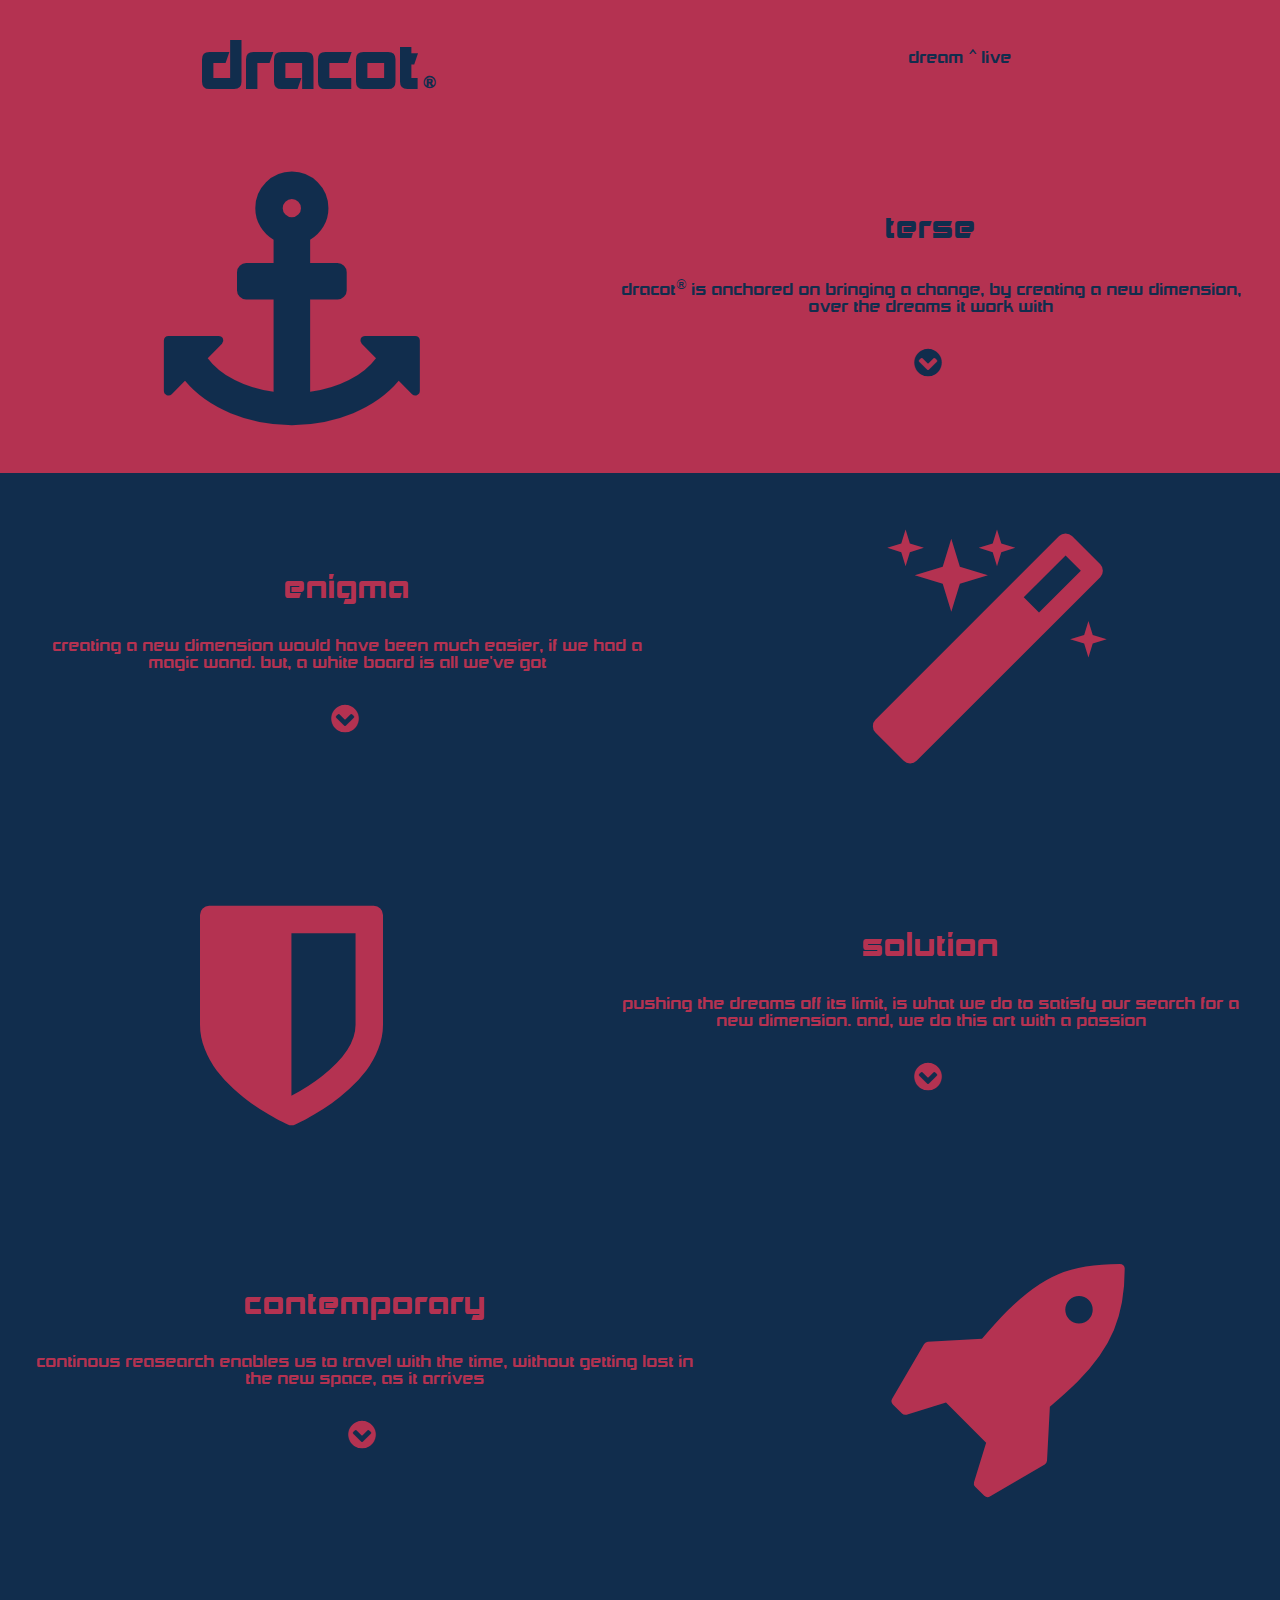
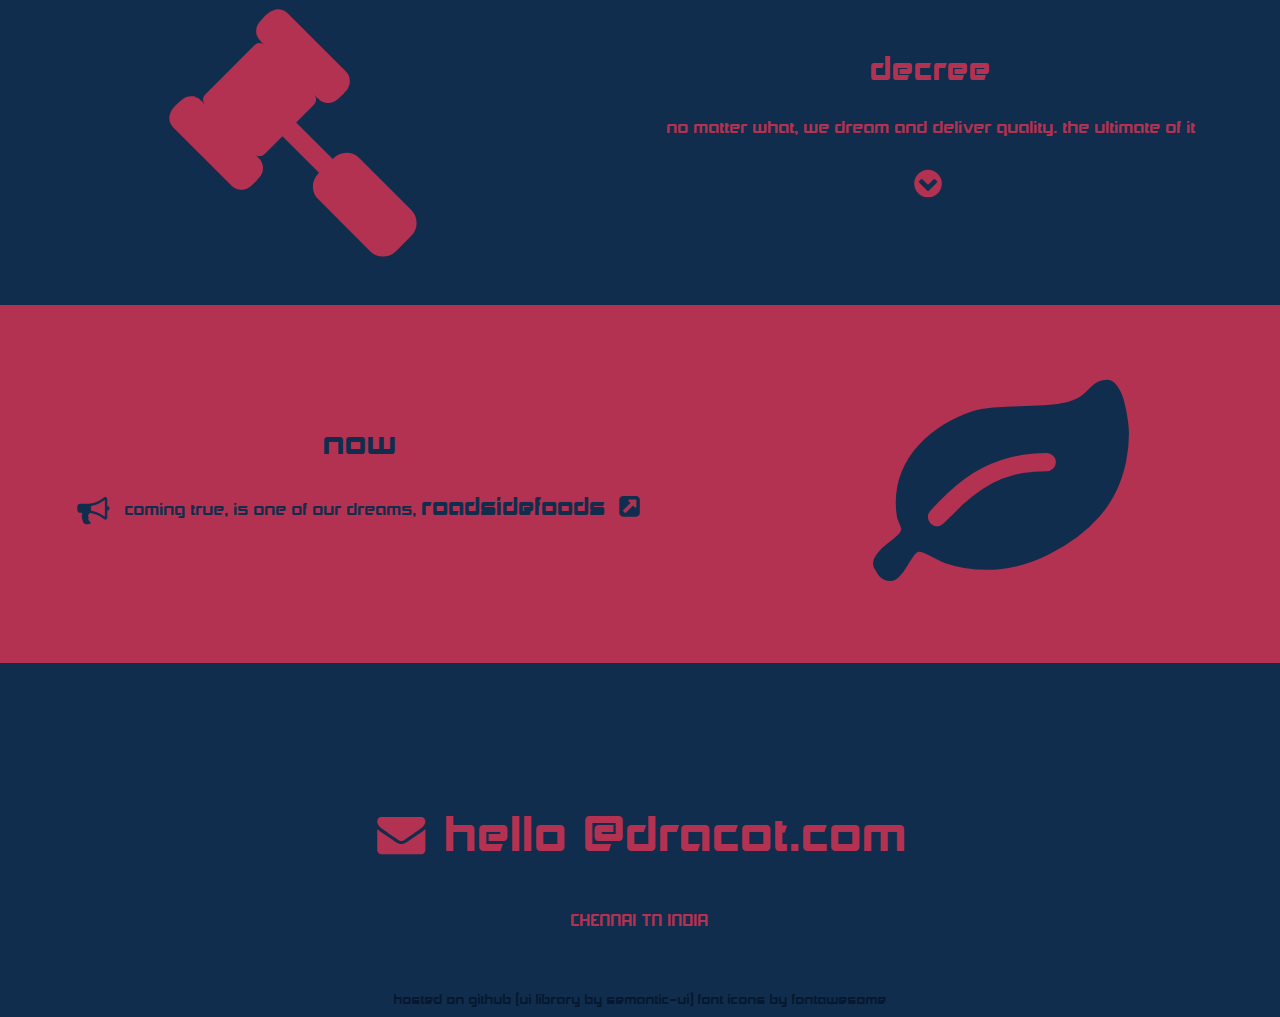
<file: index.html>
<!DOCTYPE html>
<html lang="en">
<head>
<meta charset="utf-8">
<title>Dracot</title>
<meta name="viewport" content="width=device-width, initial-scale=1.0, user-scalable=no">
<link rel="stylesheet" type="text/css" href="css/semantic.min.css"/>
<link rel="stylesheet" type="text/css" href="css/main.css"/>
<link rel="shortcut icon" href="favicon.png" type="image/png" />
<script>
  (function(i,s,o,g,r,a,m){i['GoogleAnalyticsObject']=r;i[r]=i[r]||function(){
  (i[r].q=i[r].q||[]).push(arguments)},i[r].l=1*new Date();a=s.createElement(o),
  m=s.getElementsByTagName(o)[0];a.async=1;a.src=g;m.parentNode.insertBefore(a,m)
  })(window,document,'script','//www.google-analytics.com/analytics.js','ga');

  ga('create', 'UA-55885972-1', 'auto');
  ga('send', 'pageview');

</script>
</head>
<body>
<table id="borderless" class="ui four column compact basic table" >
	<tbody>
	<tr>
		<td id="name">dracot<font size="3rem">&#174;</font></td>
		<td id="caption">dream ^ live</td>
	</tr>
	</tbody>
</table>
<table id="borderless" class="ui table">
	<tbody>
	<tr>
		<td id="icon-container" class="one wide"><i class="massive anchor icon" id="icon"></i></td>
		<td class="two wide" id="text-container-right">
			<div id="section-title">terse</div>
			<div class="ui segment">
				dracot<sup>&#174;</sup> is anchored on bringing a change, by creating a new dimension, over the dreams it work with</div>
			<a href="#challenge"><i class="big arrow sign down icon"></i></a></td>
	</tr>
	</tbody>
</table>
<div id="challenge"></div>
<table id="borderless" showon="desktop" class="ui table" shade="blue" >
	<tbody>
	<tr>
		<td class="two wide" id="text-container-left">
			<div id="section-title">enigma</div>
			<div class="ui segment"> 
				creating a new dimension would have been much easier, if we had a magic wand. but, a white board is all we've got</div>
			<a href="#answer"><i class="big arrow sign down icon"></i></a></td> 
		<td id="icon-container" class="one wide"><i class="massive magic icon" id="icon"></i></td> 
	</tr> 
	</tbody>
</table>
<table id="borderless" showon="handheld" class="ui table" shade="blue">
	<tbody>
	<tr>
		<td id="icon-container" class="one wide"><i class="massive magic icon" id="icon"></i></td>
		<td class="two wide" id="text-container-left">
			<div id="section-title">enigma</div>
			<div class="ui segment">
				creating a new dimension would have been much easier, if we had a magic wand. but, a white board is all we've got</div>
			<a href="#answer"><i class="big arrow sign down icon"></i></a></td>
	</tr>
	</tbody>
</table>
<div id="answer"></div>
<table id="borderless" class="ui table" shade="blue">
	<tbody>
	<tr>
		<td id="icon-container" class="one wide"><i class="massive shield icon" id="icon"></i></td>
		<td class="two wide" id="text-container-right">
			<div id="section-title">solution</div>
			<div class="ui segment" >
				pushing the dreams off its limit, is what we do to satisfy our search for a new dimension. and, we do this art with a passion</div>
			<a href="#innovation"><i class="big arrow sign down icon"></i></a></td>
	</tr>
	</tbody>
</table>
<div id="innovation"></div>
<table id="borderless" showon="desktop" class="ui table" shade="blue">
	<tbody>
	<tr>
		<td class="two wide" id="text-container-left">
			<div id="section-title">contemporary</div>
			<div class="ui segment" >
				continous reasearch enables us to travel with the time, without getting lost in the new space, as it arrives</div>
			<a href="#focus"><i class="big arrow sign down icon"></i></a></td>
		<td id="icon-container" class="one wide"><i class="massive rocket icon" id="icon"></i></td>
	</tr>
	</tbody>
</table>
<table id="borderless" showon="handheld" class="ui table" shade="blue">
	<tbody>
	<tr>
		<td id="icon-container" class="one wide"><i class="massive rocket icon" id="icon"></i></td>
		<td class="two wide" id="text-container-left">
			<div id="section-title">contemporary</div>
			<div class="ui segment" >
				continous reasearch enables us to travel with the time, without getting lost in the new space, as it arrives</div>
			<a href="#focus"><i class="big arrow sign down icon"></i></a></td>
	</tr>
	</tbody>
</table>
<div id="focus"></div>
<table id="borderless" class="ui table" shade="blue">
	<tbody>
	<tr>
		<td id="icon-container" class="one wide"><i class="massive legal icon" id="icon"></i></td>
		<td class="two wide" id="text-container-right">
			<div id="section-title">decree</div>
			<div class="ui segment" >
				no matter what, we dream and deliver quality. the ultimate of it</div>
			<a href="#roadsidefoods"><i class="big arrow sign down icon"></i></a></td>
	</tr>
	</tbody>
</table>
<div id="roadsidefoods"></div>
<table id="borderless" showon="desktop" class="ui table">
	<tbody>
	<tr>
		<td class="two wide" id="text-container-left">
			<div id="section-title">now</div>
			<div class="ui segment" ><i class="big bullhorn icon"></i>
				coming true, is one of our dreams, 
				<a href="http://roadsidefoods.com" style="font-size: 1.5em">roadsidefoods </font>
				<i class="external url sign icon"></i></a></div>
		</td>
		<td id="icon-container" class="one wide"><i class="massive leaf icon" id="icon"></i></td>
	</tr>
	</tbody>
</table>
<table id="borderless" showon="handheld" class="ui table">
	<tbody>
	<tr>
		<td id="icon-container" class="one wide"><i class="massive leaf icon" id="icon"></i></td>
		<td class="two wide" id="text-container-left">
			<div id="section-title">now</div>
			<div class="ui segment" ><i class="big bullhorn icon"></i>
				coming true, is one of our dreams, 
				<a href="http://roadsidefoods.com" style="font-size: 1.2em">roadsidefoods </font>
				<i class="external url sign icon"></i></a></div>
		</td>
	</tr>
	</tbody>
</table>
<table id="borderless" class="ui table" shade="blue">
	<tbody>
	<tr>
		<td style="padding-top:100px"></td>
	</tr>
	</tbody>
</table>
<table id="borderless" class="ui two column basic table" shade="blue">
	<tbody>
	<tr>
		<td id="email" colspan="2"><a href="mailto:hello@dracot.com"><i class="mail icon" id="icon"></i> hello @dracot.com</a></td>
	</tr>
	<tr>
		<td colspan="2">CHENNAI TN INDIA</td>
	</tr>
	<tr>
		<td id="tools" colspan="2">hosted on <a target="_blank" href="http://github.com">github</i></a> 
			[ui library by <a target="_blank" href="http://semantic-ui.com">semantic-ui</a>] 
			font icons by <a target="_blank" href="http://fontawesome.io">fontawesome</a>
			</td>
	</tr>
	</tbody>
</table>
</body>	
</html>
</file>
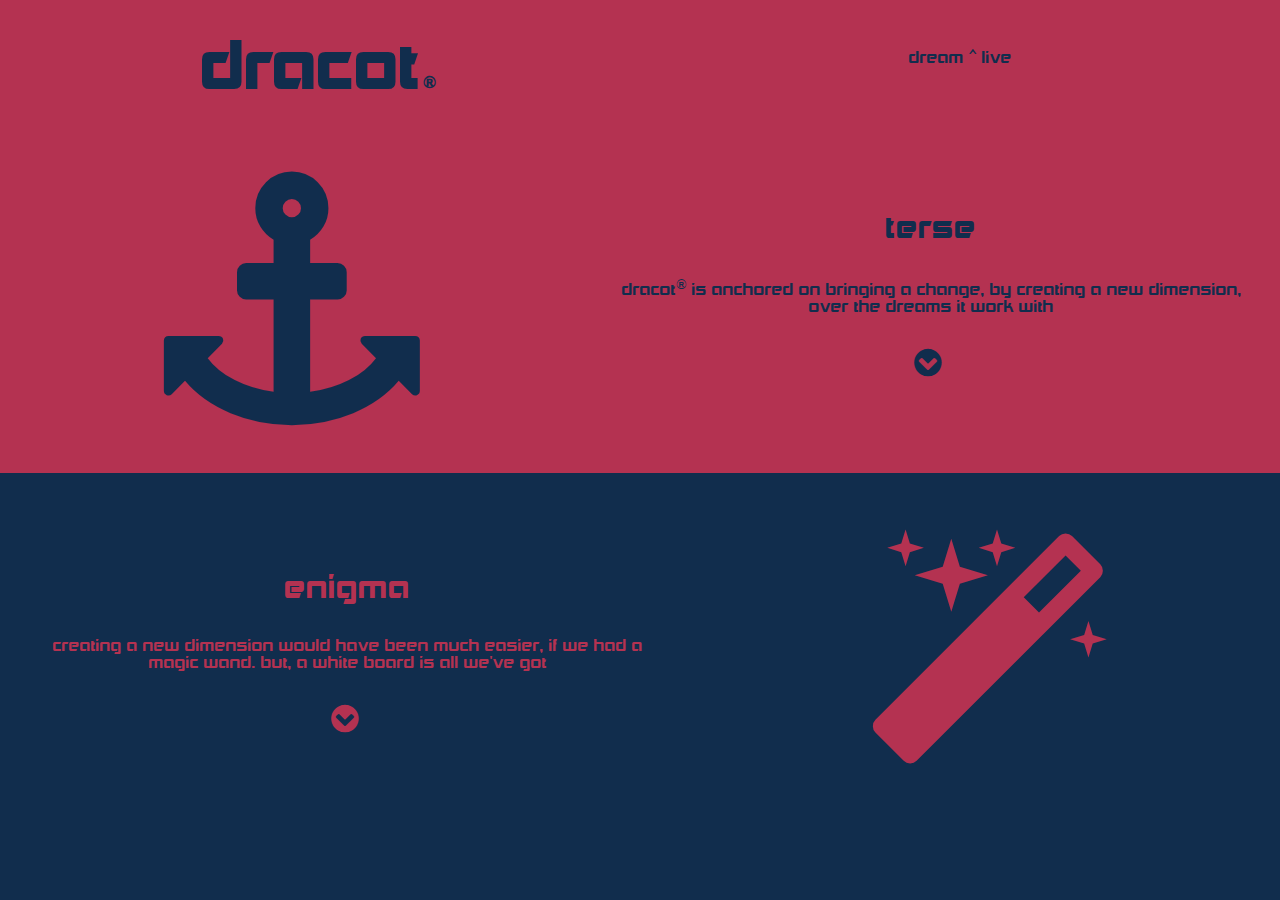
<file: f.html>
<html><head>
  <title>dracot.com</title>
  
</head>
<frameset rows="100%,*" border="0">
  <frame src="index.html" frameborder="0">
  <frame frameborder="0" noresize="">
</frameset>

<!-- pageok -->
<!-- 02 -->
<!-- -->
</html>
</file>
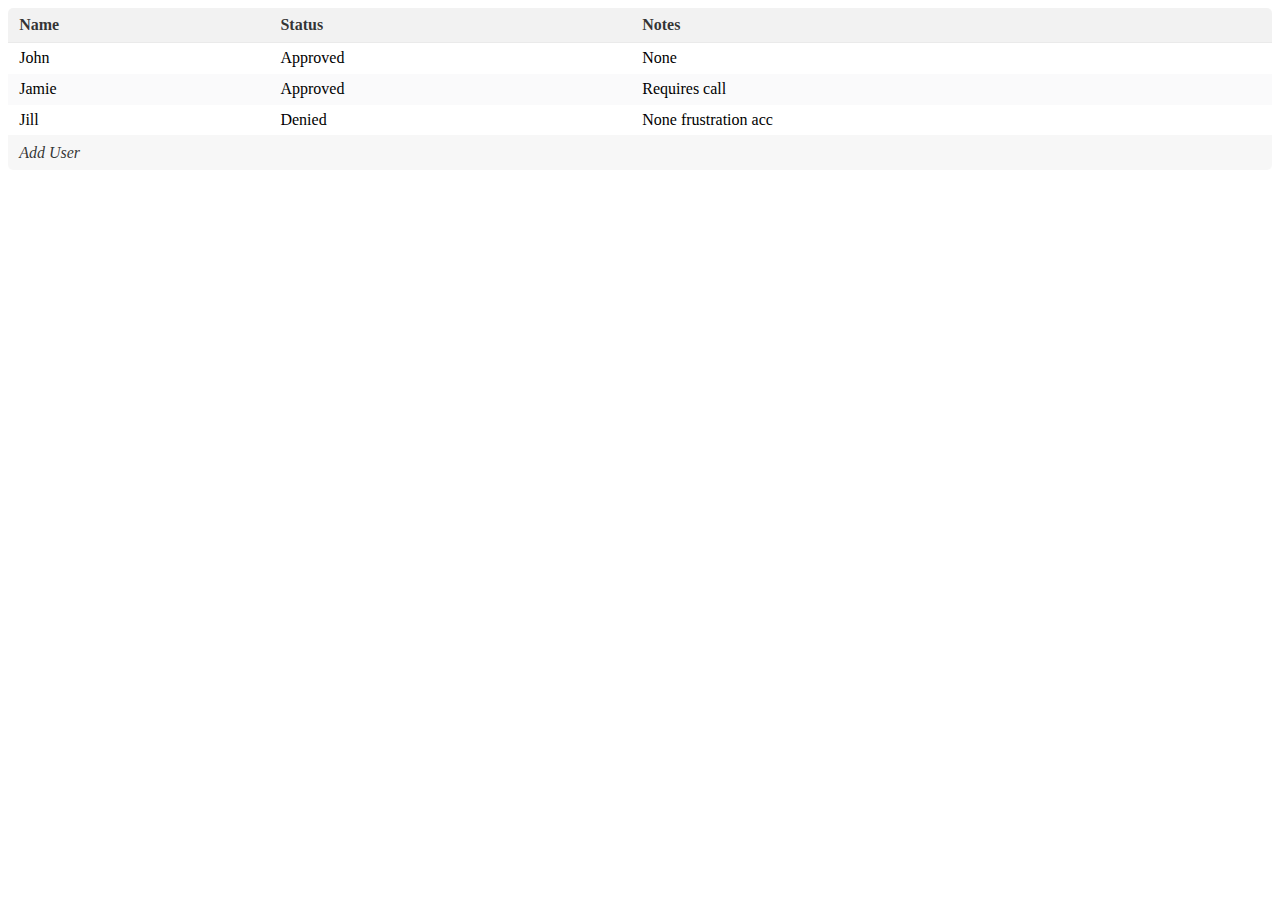
<file: home.html>
<!DOCTYPE html>

<html lang="en">
	<head>
		<meta charset="utf-8">
		<meta name="viewport" content="width=device-width">
		<link rel="stylesheet" type="text/css" href="css/table.css"/>
		<title>dracot</title>
	</head>
	<body>
		<table class="ui table">
		  <thead>
			<tr><th>Name</th>
			<th>Status</th>
			<th>Notes</th>
		  </tr></thead>
		  <tbody>
			<tr>
			  <td>John</td>
			  <td>Approved</td>
			  <td>None</td>
			</tr>
			<tr>
			  <td>Jamie</td>
			  <td>Approved</td>
			  <td>Requires call</td>
			</tr>
			<tr>
			  <td>Jill</td>
			  <td>Denied</td>
			  <td>None frustration acc</td>
			</tr>
		  </tbody>
		  <tfoot>
			<tr><th colspan="3">
			  <div class="ui blue labeled icon button"><i class="user icon"></i> Add User</div>
			</th>
		  </tr></tfoot>
		</table>
	</body>	
</html>
</file>
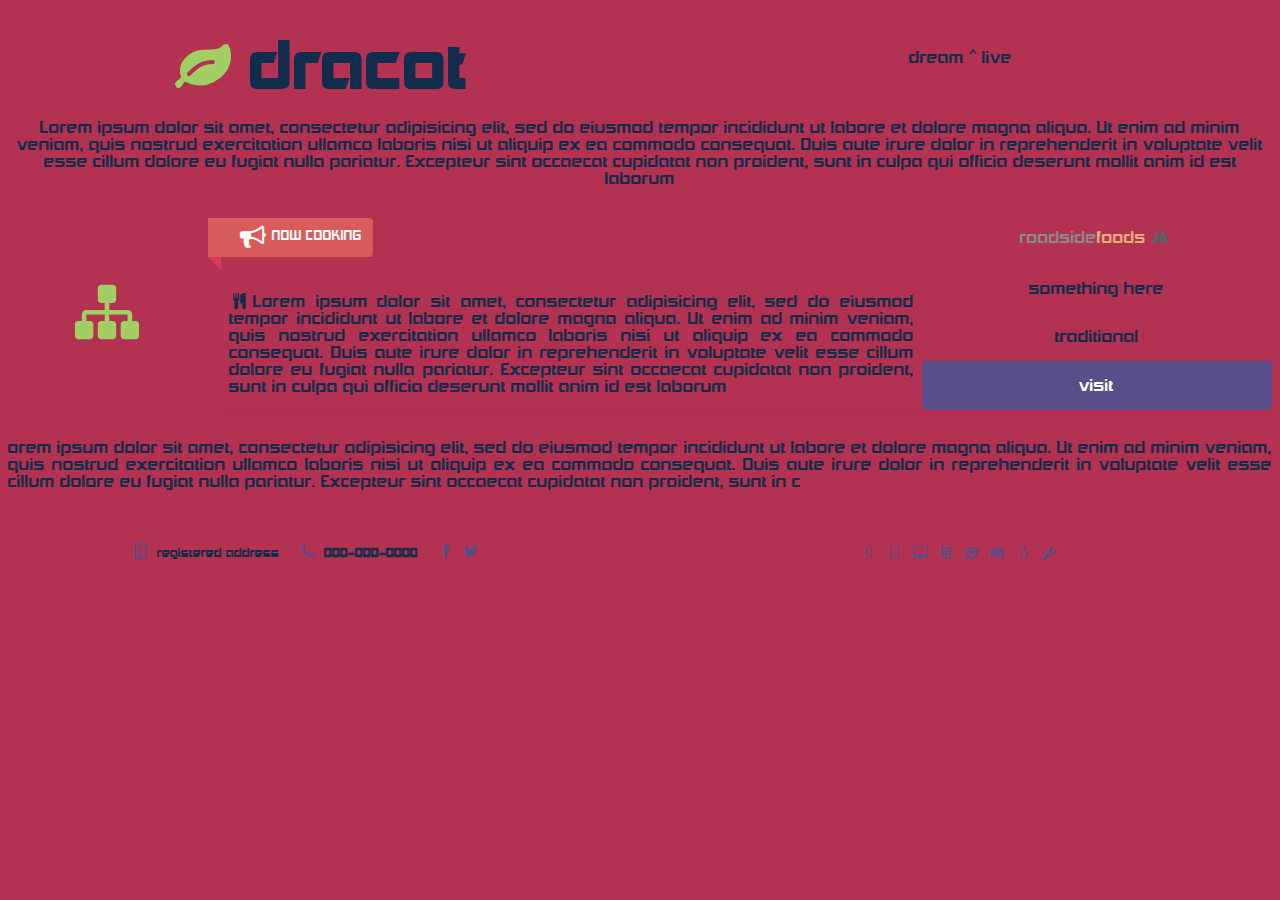
<file: index-old.html>
<!DOCTYPE html>
<html lang="en">
	<head>
		<meta charset="utf-8">
		<title>dracot</title>
		<meta name="viewport" content="width=device-width">
		<link rel="stylesheet" type="text/css" href="css/semantic.min.css"/>
		<link rel="stylesheet" type="text/css" href="css/main.css"/>
	</head>
	<body>
		<table id="top" class="ui two column compact basic table">
		  <tbody>
			<tr>
				<td id="name"><i class="small green leaf icon"></i>dracot</td>
			  <td id="caption">dream ^ live</td>
			</tr>
			<tr>
				<td id="about" colspan="2"></i>Lorem ipsum dolor sit amet, consectetur adipisicing elit, sed do eiusmod tempor incididunt ut labore et dolore magna aliqua. Ut enim ad minim veniam, quis nostrud exercitation ullamco laboris nisi ut aliquip ex ea commodo consequat. Duis aute irure dolor in reprehenderit in voluptate velit esse cillum dolore eu fugiat nulla pariatur. Excepteur sint occaecat cupidatat non proident, sunt in culpa qui officia deserunt mollit anim id est laborum</td>
			</tr>
		  </tbody>
		</table>
		<table id="top" style="margin-top:20px;" class="ui two column compact basic table">
			<tbody>
			<tr>
				<td class="one wide">
					<i class="huge green sitemap icon" style="margin-right: 0px"></i>
				</td>
				<td class="five wide">
					<div class="ui segment" style="padding: 0px;">
						<table id="top" style="" class="ui two column compact basic table">
							<tbody>
							<tr>
								<td style="text-align: left" class="two wide">
									<div class="ui red inverted ribbon label" style="left: -1.5rem">
									<i class="big bullhorn red inverted icon"></i>now cooking
									</div>
								</td>
								<td id="rsf-name" class="one wide">
									<font color="#8b8989">roadside</font><font color="#edaa7d">foods</font>
									<i class="black road icon"></i>
								</td>
							</tr>
							<tr>
								<td style="font-weight: normal; padding-top: 20px; text-align: justify;"><i class="food icon"></i>Lorem ipsum dolor sit amet, consectetur adipisicing elit, sed do eiusmod tempor incididunt ut labore et dolore magna aliqua. Ut enim ad minim veniam, quis nostrud exercitation ullamco laboris nisi ut aliquip ex ea commodo consequat. Duis aute irure dolor in reprehenderit in voluptate velit esse cillum dolore eu fugiat nulla pariatur. Excepteur sint occaecat cupidatat non proident, sunt in culpa qui officia deserunt mollit anim id est laborum
								</td>
								<td style="padding-left:0px; padding-right:0px; padding-bottom:0px;">
									<div class="ui top attached segment">something here</div>
									<div class="ui attached segment">traditional</div>
									<div class="ui purple inverted bottom attached segment">
										visit
									</div>
								</td>
							</tr>
							</tbody>
						</table>
					</div>
				</td>
			</tr>
			</tbody>
		</table>
		<table id="top" class="ui compact basic table" style="margin-top: 20px;">
			<tbody>
			<tr>
				<td style="text-align: justify;">orem ipsum dolor sit amet, consectetur adipisicing elit, sed do eiusmod tempor incididunt ut labore et dolore magna aliqua. Ut enim ad minim veniam, quis nostrud exercitation ullamco laboris nisi ut aliquip ex ea commodo consequat. Duis aute irure dolor in reprehenderit in voluptate velit esse cillum dolore eu fugiat nulla pariatur. Excepteur sint occaecat cupidatat non proident, sunt in c
				</td>
			</tr>
			</tbody>
		</table>
		<table id="top" class="ui two column basic table" style="margin-top: 30px;">
			<tbody>
			<tr>
				<td>
				<div class="ui horizontal list" >
					<div class="item" style="margin-left: 0px">
						<i class="purple building icon"></i>
						<div class="content">
							<a class="header" style="font-size: 0.75em; text-align: left; font-weight: normal; padding-right: 20px;">registered address</a>
						</div>
					</div>
					<div class="item" style="margin-left: 0px">
						<i class="purple phone icon"></i>
						<div class="content">
							<a class="header" style="font-size: 0.75em; text-align: left;padding-right: 20px;" >000-000-0000</a>
						</div>
					</div>
					<div class="item" style="margin-left: 0px">
						<i class="purple facebook icon"></i>
						<i class="purple twitter icon"></i>
						<div class="content">
							<a class="header" style="font-size: 0.75em; text-align: left;padding-right: 20px;"></a>
						</div>
					</div>
				</div>
			</td>
			<td>
					<div class="item" style="margin-left: 0px">
						<i class="small purple mobile icon"></i>
						<i class="small purple tablet icon"></i>
						<i class="small purple desktop icon"></i>
						<i class="small purple html5 icon"></i>
						<i class="small purple css3 icon"></i>
						<i class="small purple github icon"></i>
						<i class="small purple linux icon"></i>
						<i class="small purple wrench icon"></i>
					</div>
			</td>
			</tr>
			</tbody>
		</table>
	</body>	
</html>
</file>
<file: css/main.css>
/* Generated by Font Squirrel (http://www.fontsquirrel.com) on September 10, 2014 */

@font-face {
    font-family: 'akashiregular';
    src: url('../fonts/akashi-webfont.eot');
    src: url('../fonts/akashi-webfont.eot?#iefix') format('embedded-opentype'),
         url('../fonts/akashi-webfont.woff2') format('woff2'),
         url('../fonts/akashi-webfont.woff') format('woff'),
         url('../fonts/akashi-webfont.ttf') format('truetype'),
         url('../fonts/akashi-webfont.svg#akashiregular') format('svg');
    font-weight: normal;
    font-style: normal;

}

html, body {
	background-color: #B43251; 
	color: #112D4D;
	font-weight: normal;
	margin: 0px;
	text-align: center;
	font-family: akashiregular;
}

@media (max-width: 768px) {
	#borderless tr > td {
	    -webkit-box-shadow: 0px 0px 0px 0px rgba(0, 0, 0, 0.05) !important;
        box-shadow: 0px 0px 0px 0px rgba(0, 0, 0, 0.05) !important;
	}

	#borderless td:last-child {
	    -webkit-box-shadow: 0px 0px 0px 0px rgba(0, 0, 0, 0.05) !important;
        box-shadow: 0px 0px 0px 0px rgba(0, 0, 0, 0.05) !important;
	}

	table[showon="desktop"] {
		display: none!important;
	}

	table[showon="handheld"] {
		display: inherit!important;
	}

	#email {
		font-size: 1.5rem;
	}

	#social {
		font-size: 1rem;
	}
}

@media (min-width: 769px) {
	table[showon="handheld"] {
		display: none!important;
	}
	
	table[showon="desktop"] {
		display: inherit!important;
	}

	#email {
		font-size: 3em;
	}

	#social {
		font-size: 1em;
	}
}

.ui.segment {
	webkit-box-shadow: 0px 0px 0px 0px rgba(0, 0, 0, 0) !important;
	box-shadow: 0px 0px 0px 0px rgba(0, 0, 0, 0) !important;
}

.icon {
	opacity: 1!important;
}

#borderless tr {
	border: 0px;
}

#name {
	font-size: 4em;
	font-weight: 700;
	padding-top: 30px;
}

#caption {
	font-size: 1em;
}

#tools {
	font-size: 0.8em;
	color: #061930;
	font-weight: normal;
	padding-top: 50px;
}

#icon {
	margin-right: 0px;
	opacity: 1;
}

#icon-container {
	font-size: 2em;
	padding: 60px 0px 42px 0px;
}

#text-container-right {
	/*padding-right: 0px;*/
}

#text-container-left {
	/*padding-left: 0px;*/
}

#section-title {
	font-size: 2em;
}

.ui.segment {
	background-color: inherit;
}

a {
	color: inherit;
	text-decoration: none;
}

a:hover {
	color: #5F4E68;
}

table[shade="blue"] {
	background-color: #112D4D;
	color: #B43251;
}

table[shade="pink"] {
	background-color: #F13F5F;
}

table[shade="yellow"] {
	background-color: #EBCC6E; 
}

table[shade="orange"] {
	background-color: #ED834E;
}

table[shade="purple"] {
	background-color: #BF6DC0;
}

table[shade="red"] {
	background-color: #B43251;
}

table[shade="green"] {
	background-color: #B2CF72;
}
</file>
<file: css/table.css>
/*
 * # Semantic - Table
 * http://github.com/jlukic/semantic-ui/
 *
 *
 * Copyright 2014 Contributors
 * Released under the MIT license
 * http://opensource.org/licenses/MIT
 *
 */
/*******************************
             Table
*******************************/
/* Prototype */
.ui.table {
  width: 100%;
  border-collapse: collapse;
}
/* Table Content */
.ui.table th,
.ui.table tr,
.ui.table td {
  border-collapse: collapse;
  -webkit-box-sizing: border-box;
  -moz-box-sizing: border-box;
  -ms-box-sizing: border-box;
  box-sizing: border-box;
  -webkit-transition: all 0.1s ease-out;
  -moz-transition: all 0.1s ease-out;
  transition: all 0.1s ease-out;
}
/* Headers */
.ui.table thead {
  border-bottom: 1px solid rgba(0, 0, 0, 0.03);
}
.ui.table tfoot th {
  background-color: rgba(0, 0, 0, 0.03);
}
.ui.table th {
  cursor: auto;
  background-color: rgba(0, 0, 0, 0.05);
  text-align: left;
  color: rgba(0, 0, 0, 0.8);
  padding: 0.5em 0.7em;
  vertical-align: middle;
}
.ui.table thead th:first-child {
  border-radius: 5px 0px 0px 0px;
}
.ui.table thead th:last-child {
  border-radius: 0px 5px 0px 0px;
}
.ui.table tfoot th:first-child {
  border-radius: 0px 0px 0px 5px;
}
.ui.table tfoot th:last-child {
  border-radius: 0px 0px 5px 0px;
}
.ui.table tfoot th:only-child {
  border-radius: 0px 0px 5px 5px;
}
/* Table Cells */
.ui.table td {
  padding: 0.40em 0.7em;
  vertical-align: middle;
}
/* Footer */
.ui.table tfoot {
  border-top: 1px solid rgba(0, 0, 0, 0.03);
}
.ui.table tfoot th {
  font-weight: normal;
  font-style: italic;
}
/* Table Striping */
.ui.table tbody tr:nth-child(2n) {
  background-color: rgba(0, 0, 50, 0.02);
}
/* Icons */
.ui.table > .icon {
  vertical-align: baseline;
}
.ui.table > .icon:only-child {
  margin: 0em;
}
/* Table Segment */
.ui.table.segment:after {
  display: none;
}
.ui.table.segment.stacked:after {
  display: block;
}
/* Responsive */
@media (max-width: 768px), (max-device-width: 768px) {
  .ui.table {
    display: block;
    padding: 0em;
  }
  .ui.table thead,
  .ui.table tfoot {
    display: none;
  }
  .ui.table tbody {
    display: block;
  }
  .ui.table tr {
    display: block;
  }
  .ui.table tr > td {
    width: 100% !important;
    display: block;
    border: none !important;
    padding: 0.25em 0.75em;
    -webkit-box-shadow: 0px 1px 0px 0px rgba(0, 0, 0, 0.05) !important;
            box-shadow: 0px 1px 0px 0px rgba(0, 0, 0, 0.05) !important;
  }
  .ui.table td:first-child {
    font-weight: bold;
    padding-top: 1em;
  }
  .ui.table td:last-child {
    -webkit-box-shadow: 0px -1px 0px 0px rgba(0, 0, 0, 0.1) inset !important;
            box-shadow: 0px -1px 0px 0px rgba(0, 0, 0, 0.1) inset !important;
    padding-bottom: 1em;
  }
  /* Clear BG Colors */
  .ui.table tr > td.warning,
  .ui.table tr > td.error,
  .ui.table tr > td.active,
  .ui.table tr > td.positive,
  .ui.table tr > td.negative {
    background-color: transparent !important;
  }
}
/*******************************
             States
*******************************/
/*--------------
      Hover
---------------*/
/* Sortable */
.ui.sortable.table th.disabled:hover {
  cursor: auto;
  text-align: left;
  font-weight: bold;
  color: #333333;
  color: rgba(0, 0, 0, 0.8);
}
.ui.sortable.table thead th:hover {
  background-color: rgba(0, 0, 0, 0.13);
  color: rgba(0, 0, 0, 0.8);
}
/* Inverted Sortable */
.ui.inverted.sortable.table thead th:hover {
  background-color: rgba(255, 255, 255, 0.13);
  color: #ffffff;
}
/*--------------
    Positive
---------------*/
.ui.table tr.positive,
.ui.table td.positive {
  -webkit-box-shadow: 2px 0px 0px #119000 inset;
  box-shadow: 2px 0px 0px #119000 inset;
}
.ui.table tr.positive td,
.ui.table td.positive {
  background-color: #F2F8F0 !important;
  color: #119000 !important;
}
.ui.celled.table tr.positive:hover td,
.ui.celled.table tr:hover td.positive,
.ui.table tr.positive:hover td,
.ui.table td:hover.positive,
.ui.table th:hover.positive {
  background-color: #ECF5E9 !important;
  color: #119000 !important;
}
/*--------------
     Negative
---------------*/
.ui.table tr.negative,
.ui.table td.negative {
  -webkit-box-shadow: 2px 0px 0px #CD2929 inset;
  box-shadow: 2px 0px 0px #CD2929 inset;
}
.ui.table tr.negative td,
.ui.table td.negative {
  background-color: #F9F4F4;
  color: #CD2929 !important;
}
.ui.celled.table tr.negative:hover td,
.ui.celled.table tr:hover td.negative,
.ui.table tr.negative:hover td,
.ui.table td:hover.negative,
.ui.table th:hover.negative {
  background-color: #F2E8E8;
  color: #CD2929;
}
/*--------------
      Error
---------------*/
.ui.table tr.error,
.ui.table td.error {
  -webkit-box-shadow: 2px 0px 0px #CD2929 inset;
  box-shadow: 2px 0px 0px #CD2929 inset;
}
.ui.table tr.error td,
.ui.table td.error,
.ui.table th.error {
  background-color: #F9F4F4;
  color: #CD2929;
}
.ui.celled.table tr.error:hover td,
.ui.celled.table tr:hover td.error,
.ui.table tr.error:hover td,
.ui.table td:hover.error,
.ui.table th:hover.error {
  background-color: #F2E8E8;
  color: #CD2929;
}
/*--------------
     Warning
---------------*/
.ui.table tr.warning,
.ui.table td.warning {
  -webkit-box-shadow: 2px 0px 0px #7D6C00 inset;
  box-shadow: 2px 0px 0px #7D6C00 inset;
}
.ui.table tr.warning td,
.ui.table td.warning,
.ui.table th.warning {
  background-color: #FBF6E9;
  color: #7D6C00;
}
.ui.celled.table tr.warning:hover td,
.ui.celled.table tr:hover td.warning,
.ui.table tr.warning:hover td,
.ui.table td:hover.warning,
.ui.table th:hover.warning {
  background-color: #F3EDDC;
  color: #7D6C00;
}
/*--------------
     Active
---------------*/
.ui.table tr.active,
.ui.table td.active {
  -webkit-box-shadow: 2px 0px 0px rgba(50, 50, 50, 0.9) inset;
  box-shadow: 2px 0px 0px rgba(50, 50, 50, 0.9) inset;
}
.ui.table tr.active td,
.ui.table tr td.active {
  background-color: #E0E0E0;
  color: rgba(50, 50, 50, 0.9);
  /* border-color: rgba(0, 0, 0, 0.15) !important; */
}
/*--------------
     Disabled
---------------*/
.ui.table tr.disabled td,
.ui.table tr td.disabled,
.ui.table tr.disabled:hover td,
.ui.table tr:hover td.disabled {
  color: rgba(150, 150, 150, 0.3);
}
/*******************************
          Variations
*******************************/
/*--------------
  Column Count
---------------*/
.ui.column.table {
  table-layout: fixed;
}
.ui.two.column.table td {
  width: 50%;
}
.ui.three.column.table td {
  width: 33.3333%;
}
.ui.four.column.table td {
  width: 25%;
}
.ui.five.column.table td {
  width: 20%;
}
.ui.six.column.table td {
  width: 16.66667%;
}
.ui.seven.column.table td {
  width: 14.2857%;
}
.ui.eight.column.table td {
  width: 12.5%;
}
.ui.nine.column.table td {
  width: 11.1111%;
}
.ui.ten.column.table td {
  width: 10%;
}
.ui.eleven.column.table td {
  width: 9.0909%;
}
.ui.twelve.column.table td {
  width: 8.3333%;
}
.ui.thirteen.column.table td {
  width: 7.6923%;
}
.ui.fourteen.column.table td {
  width: 7.1428%;
}
.ui.fifteen.column.table td {
  width: 6.6666%;
}
.ui.sixteen.column.table td {
  width: 6.25%;
}
/* Column Width */
.ui.table th.one.wide,
.ui.table td.one.wide {
  width: 6.25%;
}
.ui.table th.two.wide,
.ui.table td.two.wide {
  width: 12.5%;
}
.ui.table th.three.wide,
.ui.table td.three.wide {
  width: 18.75%;
}
.ui.table th.four.wide,
.ui.table td.four.wide {
  width: 25%;
}
.ui.table th.five.wide,
.ui.table td.five.wide {
  width: 31.25%;
}
.ui.table th.six.wide,
.ui.table td.six.wide {
  width: 37.5%;
}
.ui.table th.seven.wide,
.ui.table td.seven.wide {
  width: 43.75%;
}
.ui.table th.eight.wide,
.ui.table td.eight.wide {
  width: 50%;
}
.ui.table th.nine.wide,
.ui.table td.nine.wide {
  width: 56.25%;
}
.ui.table th.ten.wide,
.ui.table td.ten.wide {
  width: 62.5%;
}
.ui.table th.eleven.wide,
.ui.table td.eleven.wide {
  width: 68.75%;
}
.ui.table th.twelve.wide,
.ui.table td.twelve.wide {
  width: 75%;
}
.ui.table th.thirteen.wide,
.ui.table td.thirteen.wide {
  width: 81.25%;
}
.ui.table th.fourteen.wide,
.ui.table td.fourteen.wide {
  width: 87.5%;
}
.ui.table th.fifteen.wide,
.ui.table td.fifteen.wide {
  width: 93.75%;
}
.ui.table th.sixteen.wide,
.ui.table td.sixteen.wide {
  width: 100%;
}
/*--------------
     Celled
---------------*/
.ui.celled.table {
  color: rgba(0, 0, 0, 0.8);
}
.ui.celled.table tbody tr,
.ui.celled.table tfoot tr {
  border: none;
}
.ui.celled.table th,
.ui.celled.table td {
  border: 1px solid rgba(0, 0, 0, 0.1);
}
/* Coupling with segment */
.ui.celled.table.segment th:first-child,
.ui.celled.table.segment td:first-child {
  border-left: none;
}
.ui.celled.table.segment th:last-child,
.ui.celled.table.segment td:last-child {
  border-right: none;
}
/*--------------
    Sortable
---------------*/
.ui.sortable.table thead th {
  cursor: pointer;
  white-space: nowrap;
}
.ui.sortable.table thead th.sorted,
.ui.sortable.table thead th.sorted:hover {
  -webkit-user-select: none;
  -moz-user-select: none;
  -ms-user-select: none;
  user-select: none;
}
.ui.sortable.table thead th:after {
  display: inline-block;
  content: '';
  width: 1em;
  opacity: 0.8;
  margin: 0em 0em 0em 0.5em;
  font-family: 'Icons';
  font-style: normal;
  font-weight: normal;
  text-decoration: inherit;
}
.ui.sortable.table thead th.ascending:after {
  content: '\25b4';
}
.ui.sortable.table thead th.descending:after {
  content: '\25be';
}
/*--------------
    Inverted
---------------*/
/* Text Color */
.ui.inverted.table td {
  color: rgba(255, 255, 255, 0.9);
}
.ui.inverted.table th {
  background-color: rgba(0, 0, 0, 0.15);
  color: rgba(255, 255, 255, 0.9);
}
/* Stripes */
.ui.inverted.table tbody tr:nth-child(2n) {
  background-color: rgba(255, 255, 255, 0.06);
}
/*--------------
   Definition
---------------*/
.ui.definition.table td:first-child {
  font-weight: bold;
}
/*--------------
   Collapsing
---------------*/
.ui.collapsing.table {
  width: auto;
}
/*--------------
      Basic
---------------*/
.ui.basic.table th {
  background-color: transparent;
  padding: 0.5em;
}
.ui.basic.table tbody tr {
  border-bottom: 1px solid rgba(0, 0, 0, 0.03);
}
.ui.basic.table td {
  padding: 0.8em 0.5em;
}
.ui.basic.table tbody tr:nth-child(2n) {
  background-color: transparent !important;
}
/*--------------
     Padded
---------------*/
.ui.padded.table th,
.ui.padded.table td {
  padding: 0.8em 1em;
}
.ui.compact.table th {
  padding: 0.3em 0.5em;
}
.ui.compact.table td {
  padding: 0.2em 0.5em;
}
/*--------------
      Sizes
---------------*/
/* Small */
.ui.small.table {
  font-size: 0.875em;
}
/* Standard */
.ui.table {
  font-size: 1em;
}
/* Large */
.ui.large.table {
  font-size: 1.1em;
}
</file>
